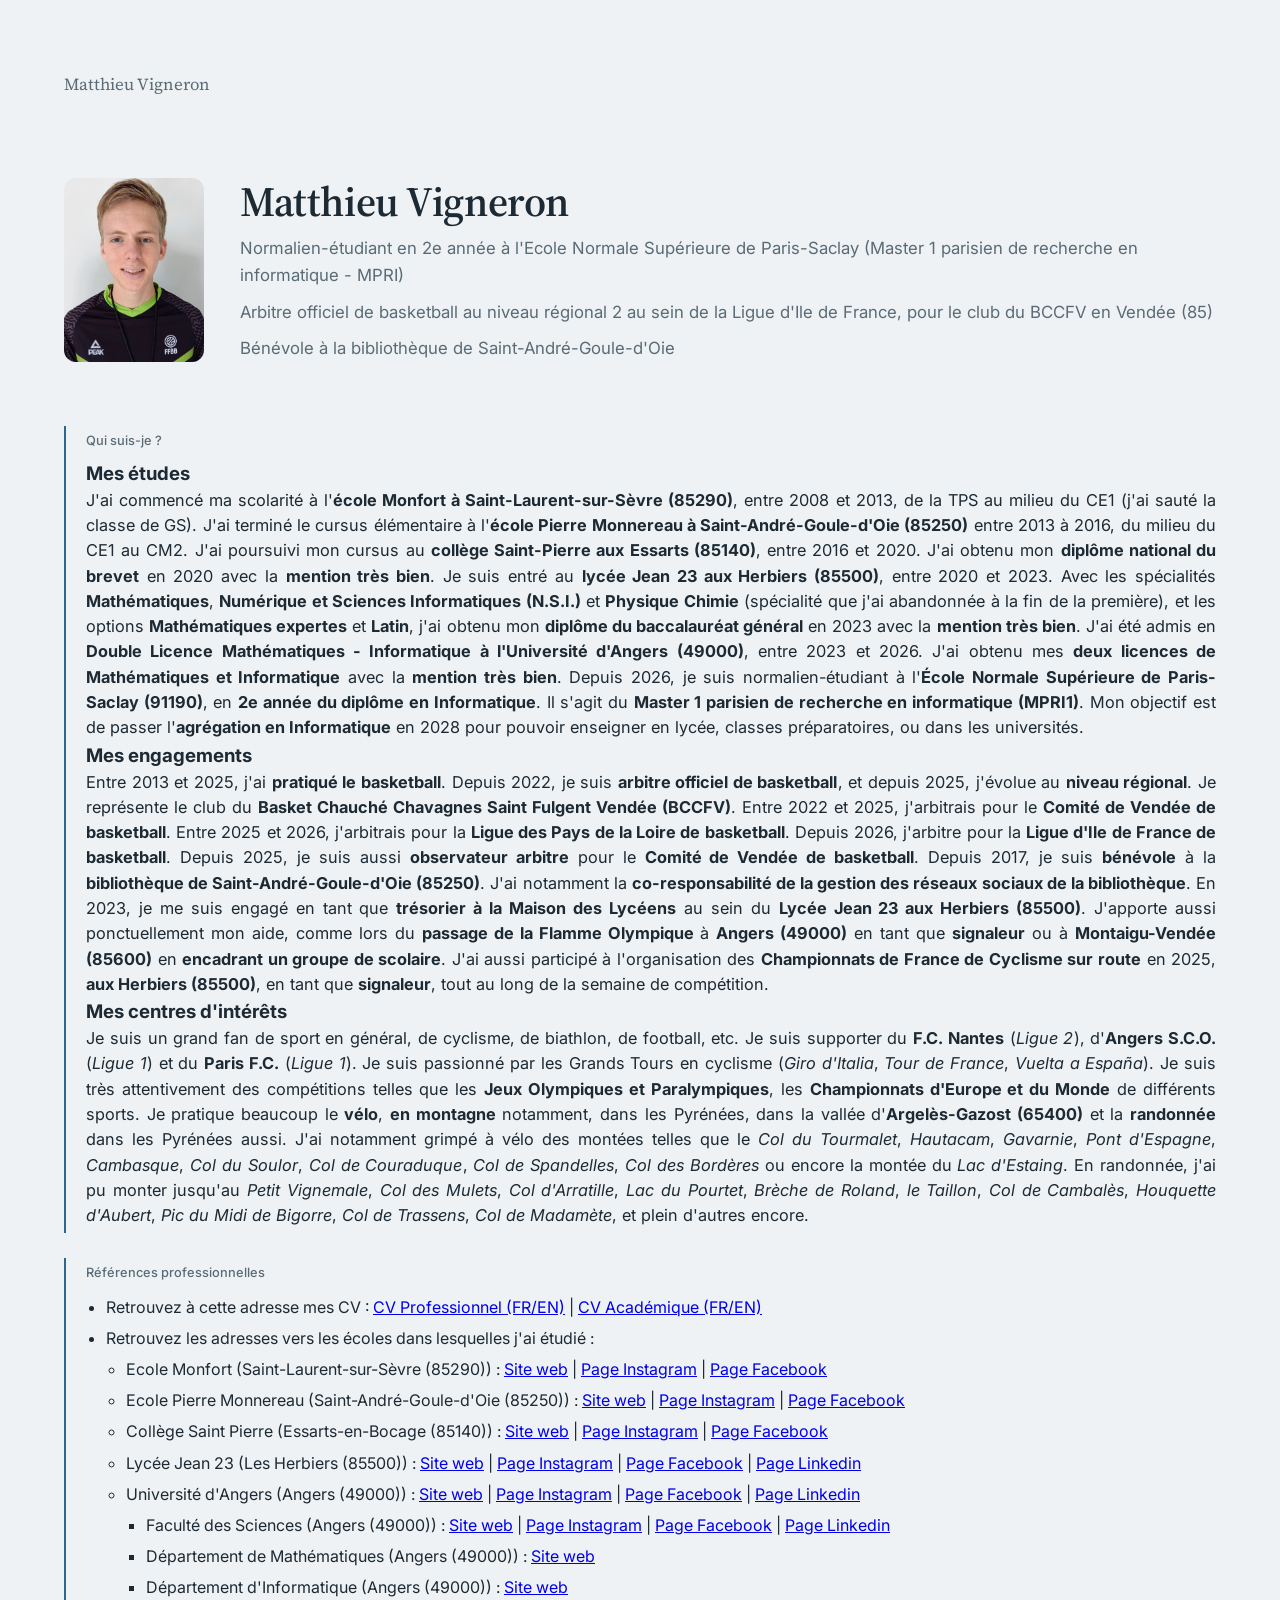
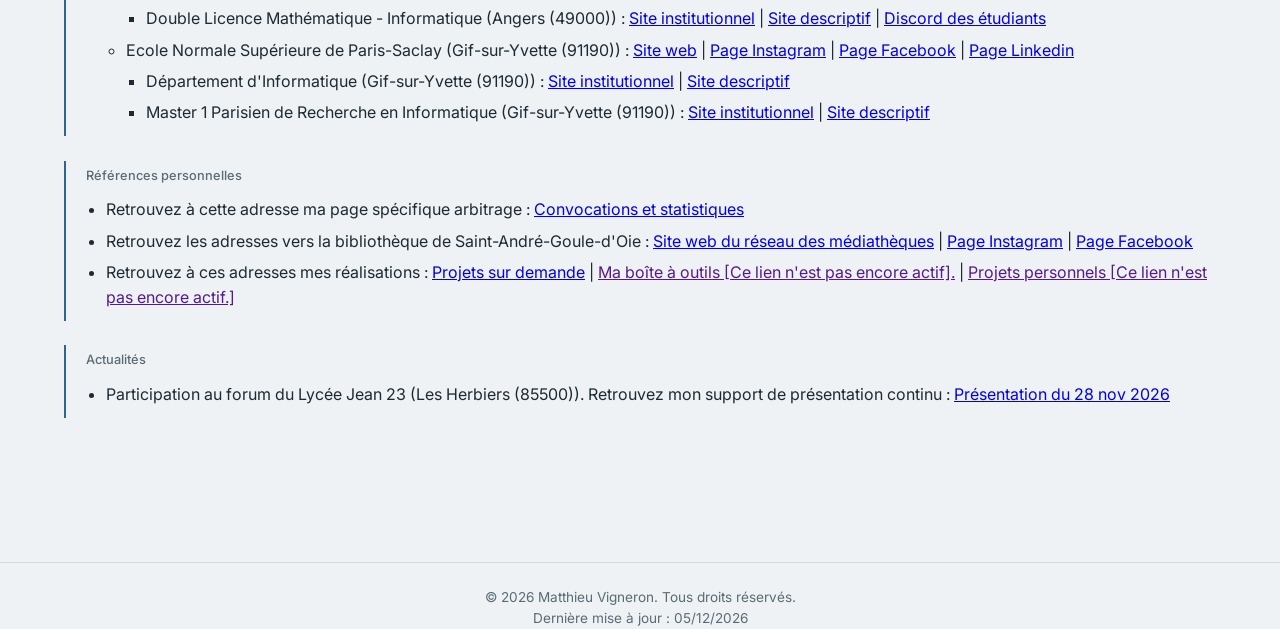
<file: index.html>
<!DOCTYPE html>
<html lang="fr">
<head>
<meta charset="UTF-8">
<meta name="viewport" content="width=device-width, initial-scale=1, viewport-fit=cover">
<title>Matthieu Vigneron</title>
<link rel="preconnect" href="https://fonts.googleapis.com">
<link rel="preconnect" href="https://fonts.gstatic.com" crossorigin>
<link href="https://fonts.googleapis.com/css2?family=Source+Serif+4:opsz,wght@8..60,400;8..60,600&family=Inter:wght@400;500&display=swap" rel="stylesheet">
<link rel="stylesheet" href="style.css">
</head>
<body>
  <div class="wrap">

    <header>
      <span class="mark">Matthieu Vigneron</span>
    </header>

    <section class="hero">
      <div class="avatar">
        <img src='photo_arbitre.png' viewBox='0 0 88 88'%3E%3Crect width='88' height='88' fill='%23CFDAE0'/%3E%3Ccircle cx='44' cy='34' r='16' fill='%239FB7C4'/%3E%3Cpath d='M12 82c4-20 20-30 32-30s28 10 32 30' fill='%239FB7C4'/%3E%3C/svg%3E" alt="Photo de Matthieu Vigneron">
      </div>
      <div>
        <h1>Matthieu Vigneron</h1>
        <p class="role">Normalien-étudiant en 2e année à l'Ecole Normale Supérieure de Paris-Saclay (Master 1 parisien de recherche en informatique - MPRI)</p>
        <p class="role">Arbitre officiel de basketball au niveau régional 2 au sein de la Ligue d'Ile de France, pour le club du BCCFV en Vendée (85)</p>
        <p class="role">Bénévole à la bibliothèque de Saint-André-Goule-d'Oie</p>
      </div>
    </section>

    <div class="focus">
      <h2>Qui suis-je ?</h2>
      <h3>Mes études</h3>
      <p>J'ai commencé ma scolarité à l'<b>école Monfort à Saint-Laurent-sur-Sèvre (85290)</b>, entre 2008 et 2013, de la TPS au milieu du CE1 (j'ai sauté la classe de GS). J'ai terminé le cursus élémentaire à l'<b>école Pierre Monnereau à Saint-André-Goule-d'Oie (85250)</b> entre 2013 à 2016, du milieu du CE1 au CM2. J'ai poursuivi mon cursus au <b>collège Saint-Pierre aux Essarts (85140)</b>, entre 2016 et 2020. J'ai obtenu mon <b>diplôme national du brevet</b> en 2020 avec la <b>mention très bien</b>. Je suis entré au <b>lycée Jean 23 aux Herbiers (85500)</b>, entre 2020 et 2023. Avec les spécialités <b>Mathématiques</b>, <b>Numérique et Sciences Informatiques (N.S.I.)</b> et <b>Physique Chimie</b> (spécialité que j'ai abandonnée à la fin de la première), et les options <b>Mathématiques expertes</b> et <b>Latin</b>, j'ai obtenu mon <b>diplôme du baccalauréat général</b> en 2023 avec la <b>mention très bien</b>. J'ai été admis en <b>Double Licence Mathématiques - Informatique à l'Université d'Angers (49000)</b>, entre 2023 et 2026. J'ai obtenu mes <b>deux licences de Mathématiques et Informatique</b> avec la <b>mention très bien</b>. Depuis 2026, je suis normalien-étudiant à l'<b>École Normale Supérieure de Paris-Saclay (91190)</b>, en <b>2e année du diplôme en Informatique</b>. Il s'agit du <b>Master 1 parisien de recherche en informatique (MPRI1)</b>. Mon objectif est de passer l'<b>agrégation en Informatique</b> en 2028 pour pouvoir enseigner en lycée, classes préparatoires, ou dans les universités.</p>
      <h3>Mes engagements</h3>
      <p>Entre 2013 et 2025, j'ai <b>pratiqué le basketball</b>. Depuis 2022, je suis <b>arbitre officiel de basketball</b>, et depuis 2025, j'évolue au <b>niveau régional</b>. Je représente le club du <b>Basket Chauché Chavagnes Saint Fulgent Vendée (BCCFV)</b>. Entre 2022 et 2025, j'arbitrais pour le <b>Comité de Vendée de basketball</b>. Entre 2025 et 2026, j'arbitrais pour la <b>Ligue des Pays de la Loire de basketball</b>. Depuis 2026, j'arbitre pour la <b>Ligue d'Ile de France de basketball</b>. Depuis 2025, je suis aussi <b>observateur arbitre</b> pour le <b>Comité de Vendée de basketball</b>. Depuis 2017, je suis <b>bénévole</b> à la <b>bibliothèque de Saint-André-Goule-d'Oie (85250)</b>. J'ai notamment la <b>co-responsabilité de la gestion des réseaux sociaux de la bibliothèque</b>. En 2023, je me suis engagé en tant que <b>trésorier à la Maison des Lycéens</b> au sein du <b>Lycée Jean 23 aux Herbiers (85500)</b>. J'apporte aussi ponctuellement mon aide, comme lors du <b>passage de la Flamme Olympique</b> à <b>Angers (49000)</b> en tant que <b>signaleur</b> ou à <b>Montaigu-Vendée (85600)</b> en <b>encadrant un groupe de scolaire</b>. J'ai aussi participé à l'organisation des <b>Championnats de France de Cyclisme sur route</b> en 2025, <b>aux Herbiers (85500)</b>, en tant que <b>signaleur</b>, tout au long de la semaine de compétition.</p>
      <h3>Mes centres d'intérêts</h3>
      <p>Je suis un grand fan de sport en général, de cyclisme, de biathlon, de football, etc. Je suis supporter du <b>F.C. Nantes</b> (<i>Ligue 2</i>), d'<b>Angers S.C.O.</b> (<i>Ligue 1</i>) et du <b>Paris F.C.</b> (<i>Ligue 1</i>). Je suis passionné par les Grands Tours en cyclisme (<i>Giro d'Italia</i>, <i>Tour de France</i>, <i>Vuelta a España</i>). Je suis très attentivement des compétitions telles que les <b>Jeux Olympiques et Paralympiques</b>, les <b>Championnats d'Europe et du Monde</b> de différents sports. Je pratique beaucoup le <b>vélo</b>, <b>en montagne</b> notamment, dans les Pyrénées, dans la vallée d'<b>Argelès-Gazost (65400)</b> et la <b>randonnée</b> dans les Pyrénées aussi. J'ai notamment grimpé à vélo des montées telles que le <i>Col du Tourmalet</i>, <i>Hautacam</i>, <i>Gavarnie</i>, <i>Pont d'Espagne</i>, <i>Cambasque</i>, <i>Col du Soulor</i>, <i>Col de Couraduque</i>, <i>Col de Spandelles</i>, <i>Col des Bordères</i> ou encore la montée du <i>Lac d'Estaing</i>. En randonnée, j'ai pu monter jusqu'au <i>Petit Vignemale</i>, <i>Col des Mulets</i>, <i>Col d'Arratille</i>, <i>Lac du Pourtet</i>, <i>Brèche de Roland</i>, <i>le Taillon</i>, <i>Col de Cambalès</i>, <i>Houquette d'Aubert</i>, <i>Pic du Midi de Bigorre</i>, <i>Col de Trassens</i>, <i>Col de Madamète</i>, et plein d'autres encore.</p>
    </div>
    <br>
    <div class="focus">
      <h2>Références professionnelles</h2>
      <ul>
        <li>Retrouvez à cette adresse mes CV : <a href="./curriculum_vitae/professionnel.html">CV Professionnel (FR/EN)</a> | <a href="./curriculum_vitae/academique.html">CV Académique (FR/EN)</a></li>
        <li>Retrouvez les adresses vers les écoles dans lesquelles j'ai étudié :
          <ul>
            <li>Ecole Monfort (Saint-Laurent-sur-Sèvre (85290)) : <a href="https://www.stlaurentsursevre-montfort.fr">Site web</a> | <a href="https://www.instagram.com/montfortecole">Page Instagram</a> | <a href="https://www.facebook.com/MontfortChange">Page Facebook</a></li>
            <li>Ecole Pierre Monnereau (Saint-André-Goule-d'Oie (85250)) : <a href="https://www.ecolepierremonnereau.fr">Site web</a> | <a href="https://www.instagram.com/ecole.pierre.monnereau.sago">Page Instagram</a> | <a href="https://www.facebook.com/p/Ecole-Pierre-Monnereau-SAGO-61573797916934">Page Facebook</a></li>
            <li>Collège Saint Pierre (Essarts-en-Bocage (85140)) : <a href="https://site.stpierre85.com">Site web</a> | <a href="https://www.instagram.com/collegesaintpierre85">Page Instagram</a> | <a href="https://www.facebook.com/stpierre85140">Page Facebook</a></li>
            <li>Lycée Jean 23 (Les Herbiers (85500)) : <a href="https://jean23-herbiers.com">Site web</a> | <a href="https://www.instagram.com/jean23_herbiers/">Page Instagram</a> | <a href="https://www.facebook.com/p/Lyc%C3%A9e-Jean-XXIII-Les-Herbiers-100057055165906">Page Facebook</a> | <a href="https://www.linkedin.com/company/lyc%C3%A9e-jean-23/home">Page Linkedin</a></li>
            <li>Université d'Angers (Angers (49000)) : <a href="https://www.univ-angers.fr/fr/index.html">Site web</a> | <a href="https://www.instagram.com/UnivAngers">Page Instagram</a> | <a href="https://www.facebook.com/univangers">Page Facebook</a> | <a href="https://www.linkedin.com/school/univangers">Page Linkedin</a>
              <ul>
                <li>Faculté des Sciences (Angers (49000)) : <a href="https://www.univ-angers.fr/fr/acces-directs/facultes-et-instituts/faculte-des-sciences.html">Site web</a> | <a href="https://www.instagram.com/fac.sciencesangers">Page Instagram</a> | <a href="https://www.facebook.com/p/Facult%C3%A9-des-Sciences-Angers-100085139704182">Page Facebook</a> | <a href="https://www.linkedin.com/school/facult%C3%A9-des-sciences">Page Linkedin</a></li>
                <li>Département de Mathématiques (Angers (49000)) : <a href="https://math.univ-angers.fr">Site web</a></li>
                <li>Département d'Informatique (Angers (49000)) : <a href="https://info.univ-angers.fr">Site web</a></li>
                <li>Double Licence Mathématique - Informatique (Angers (49000)) : <a href="https://formations.univ-angers.fr/fr/offre-de-formation/licence-lmd-LILMD/sciences-technologies-sante-STS/double-licence-mathematiques-informatique-LMRSMXM9.html">Site institutionnel</a> | <a href="https://info.univ-angers.fr/offre-de-formation/double-licence-mathematiques-informatique">Site descriptif</a> | <a href="https://discord.gg/fgWP5cyPyY">Discord des étudiants</a></li>
              </ul>
            </li>
            <li>Ecole Normale Supérieure de Paris-Saclay (Gif-sur-Yvette (91190)) : <a href="https://ens-paris-saclay.fr">Site web</a> | <a href="https://www.instagram.com/ensparissaclay">Page Instagram</a> | <a href="https://www.facebook.com/ens.paris.saclay">Page Facebook</a> | <a href="https://www.linkedin.com/school/ens-paris-saclay">Page Linkedin</a>
              <ul>
                <li>Département d'Informatique (Gif-sur-Yvette (91190)) : <a href="https://informatique.ens-paris-saclay.fr">Site institutionnel</a> | <a href="https://lmf.cnrs.fr/deptinfo-ens/">Site descriptif</a></li>
                <li>Master 1 Parisien de Recherche en Informatique (Gif-sur-Yvette (91190)) : <a href="https://informatique.ens-paris-saclay.fr/formations/m1-mpri-lens-paris-saclay">Site institutionnel</a> | <a href="https://lmf.cnrs.fr/deptinfo-ens/M1">Site descriptif</a></li>
              </ul>
            </li>
          </ul>
        </li>
      </ul>
    </div>
    <br>
    <div class="focus">
      <h2>Références personnelles</h2>
      <ul>
        <li>Retrouvez à cette adresse ma page spécifique arbitrage : <a href="./arbitrage/index.html">Convocations et statistiques</a></li>
        <li>Retrouvez les adresses vers la bibliothèque de Saint-André-Goule-d'Oie : <a href="https://mediatheque.paysfulgentessarts.fr/">Site web du réseau des médiathèques</a> | <a href="https://www.instagram.com/bibliothequesago">Page Instagram</a> | <a href="https://www.facebook.com/people/Biblioth%C3%A8que-SAGO/61582833090501/">Page Facebook</a></li>
        <li>Retrouvez à ces adresses mes réalisations : <a href="./projets_sur_demande/index.html">Projets sur demande</a> | <a href="">Ma boîte à outils [Ce lien n'est pas encore actif].</a> | <a href="">Projets personnels [Ce lien n'est pas encore actif.]</a></li>
      </ul>
    </div>
    <br>
    <div class="focus">
      <h2>Actualités</h2>
      <ul>
        <li>Participation au forum du Lycée Jean 23 (Les Herbiers (85500)). Retrouvez mon support de présentation continu : <a href="./forum_jean_23/index.html">Présentation du 28 nov 2026</a></li>
      </ul>
    </div>
  </div>
  <footer>
    <p>&copy; <span id="year"></span> Matthieu Vigneron. Tous droits réservés.</p>
    <p class="fine">Dernière mise à jour : <span id="last-update"></span></p>
  </footer>

  <script>
    document.getElementById('year').textContent = new Date().getFullYear();
    document.getElementById('last-update').textContent = new Date(document.lastModified).toLocaleDateString('fr-FR');
  </script>
</body>
</html>
</file>
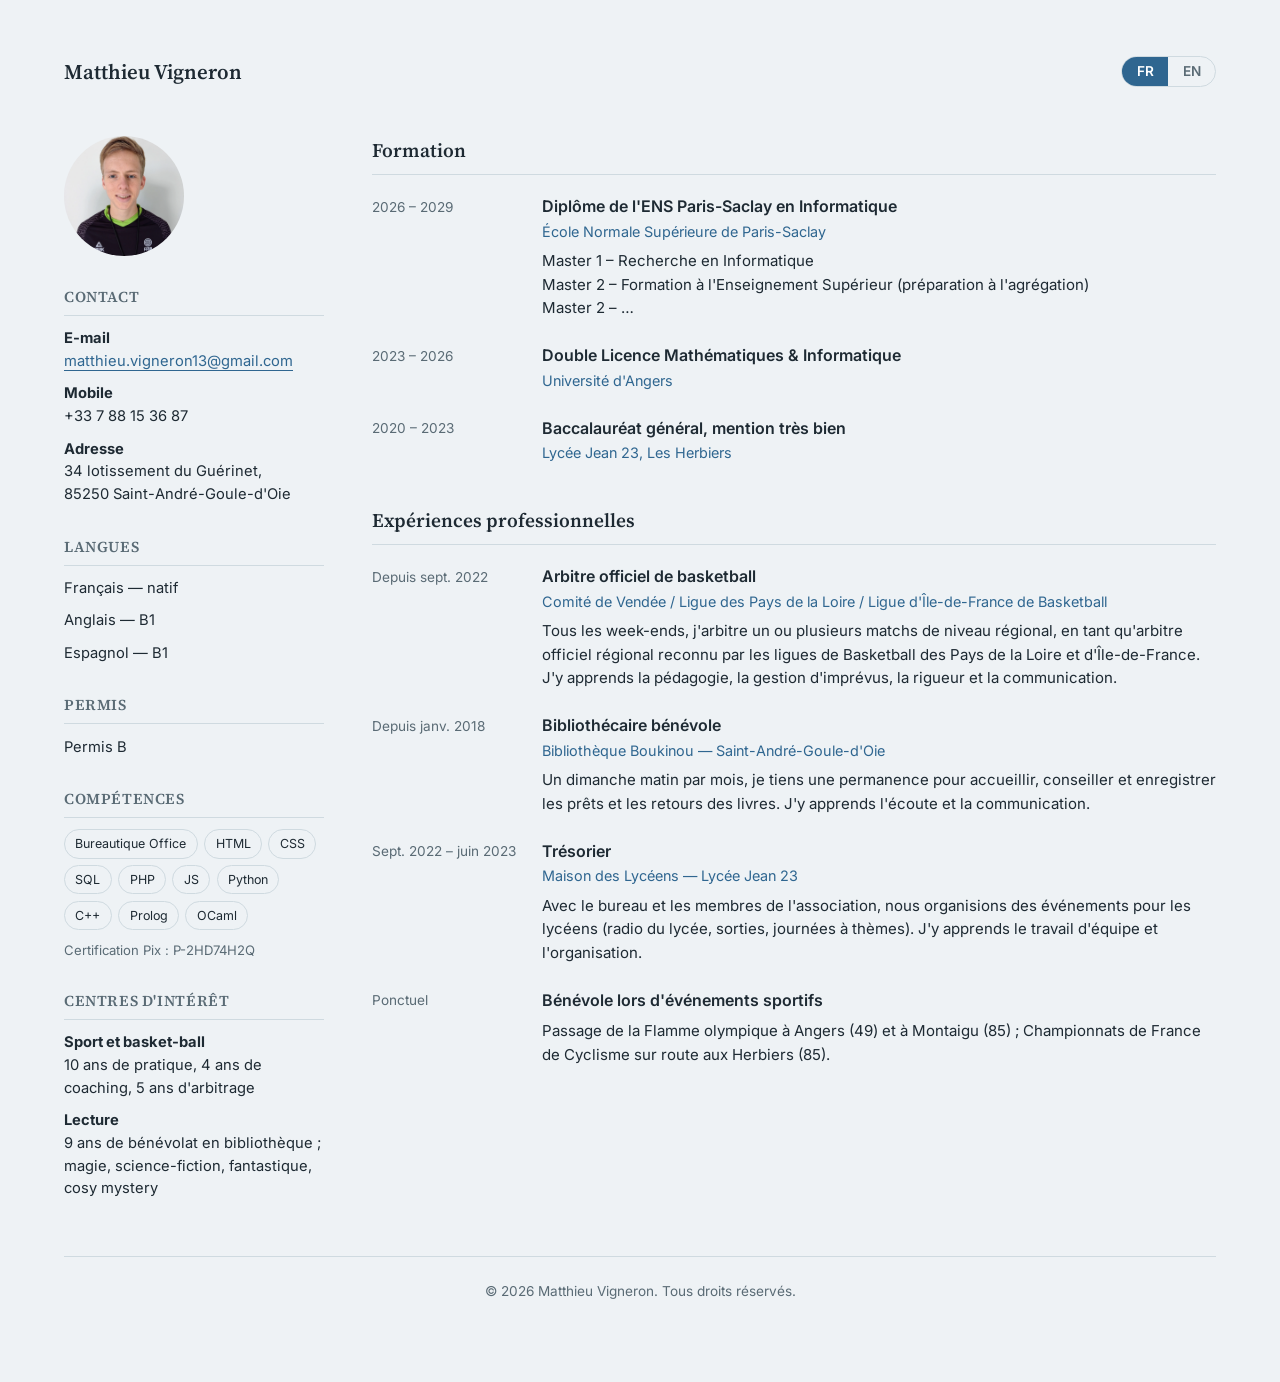
<file: curriculum_vitae/index.html>
<!DOCTYPE html>
<html lang="fr">
<head>
<meta charset="UTF-8">
<meta name="viewport" content="width=device-width, initial-scale=1, viewport-fit=cover">
<title>Matthieu Vigneron — CV</title>
<link rel="preconnect" href="https://fonts.googleapis.com">
<link rel="preconnect" href="https://fonts.gstatic.com" crossorigin>
<link href="https://fonts.googleapis.com/css2?family=Source+Serif+4:opsz,wght@8..60,400;8..60,600&family=Inter:wght@400;500;600&display=swap" rel="stylesheet">
<link rel="stylesheet" href="cv-style.css">
</head>
<body>
  <div class="wrap">
    <header>
      <span class="mark">Matthieu Vigneron</span>
      <div class="lang-switch">
        <button id="btn-fr" onclick="setLang('fr')">FR</button>
        <button id="btn-en" onclick="setLang('en')">EN</button>
      </div>
    </header>
    <div class="cv-grid">
      <aside class="sidebar">
        <div class="avatar">
          <img src="../photo_arbitre.png" viewBox='0 0 88 88'%3E%3Crect width='88' height='88' fill='%23CFDAE0'/%3E%3Ccircle cx='44' cy='34' r='16' fill='%239FB7C4'/%3E%3Cpath d='M12 82c4-20 20-30 32-30s28 10 32 30' fill='%239FB7C4'/%3E%3C/svg%3E" alt="Photo de Matthieu Vigneron">
        </div>
        <div class="side-block">
          <h2><span class="fr">Contact</span><span class="en">Contact</span></h2>
          <p><strong><span class="fr">E-mail</span><span class="en">Email</span></strong><br><a href="mailto:matthieu.vigneron13@gmail.com">matthieu.vigneron13@gmail.com</a></p>
          <p><strong><span class="fr">Mobile</span><span class="en">Phone</span></strong><br>+33 7 88 15 36 87</p>
          <p><strong><span class="fr">Adresse</span><span class="en">Address</span></strong><br>34 lotissement du Guérinet,<br>85250 Saint-André-Goule-d'Oie</p>
        </div>
        <div class="side-block">
          <h2><span class="fr">Langues</span><span class="en">Languages</span></h2>
          <p><span class="fr">Français</span><span class="en">French</span> — <span class="fr">natif</span><span class="en">native</span></p>
          <p><span class="fr">Anglais</span><span class="en">English</span> — B1</p>
          <p><span class="fr">Espagnol</span><span class="en">Spanish</span> — B1</p>
        </div>
        <div class="side-block">
          <h2><span class="fr">Permis</span><span class="en">Driving licence</span></h2>
          <p><span class="fr">Permis B</span><span class="en">Category B</span></p>
        </div>
        <div class="side-block">
          <h2><span class="fr">Compétences</span><span class="en">Skills</span></h2>
          <div class="tags">
            <span class="fr">Bureautique Office</span><span class="en">Office suite</span>
            <span>HTML</span><span>CSS</span><span>SQL</span><span>PHP</span><span>JS</span><span>Python</span><span>C++</span><span>Prolog</span><span>OCaml</span>
          </div>
          <p class="fine"><span class="fr">Certification Pix : P-2HD74H2Q</span><span class="en">Pix certification: P-2HD74H2Q</span></p>
        </div>
        <div class="side-block">
          <h2><span class="fr">Centres d'intérêt</span><span class="en">Interests</span></h2>
          <p><strong><span class="fr">Sport et basket-ball</span><span class="en">Sport & basketball</span></strong><br>
            <span class="fr">10 ans de pratique, 4 ans de coaching, 5 ans d'arbitrage</span>
            <span class="en">10 years playing, 4 years coaching, 5 years refereeing</span></p>
          <p><strong><span class="fr">Lecture</span><span class="en">Reading</span></strong><br>
            <span class="fr">9 ans de bénévolat en bibliothèque ; magie, science-fiction, fantastique, cosy mystery</span>
            <span class="en">9 years volunteering in a library; magic, science-fiction, fantastique, cosy mystery</span></p>
        </div>
      </aside>
      <main class="main-col">
        <section>
          <h2><span class="fr">Formation</span><span class="en">Education</span></h2>
          <div class="entry">
            <div class="when">2026 – 2029</div>
            <div class="what">
              <strong><span class="fr">Diplôme de l'ENS Paris-Saclay en Informatique</span><span class="en">ENS Paris-Saclay Diploma in Computer Science</span></strong>
              <div class="place">École Normale Supérieure de Paris-Saclay</div>
              <p>
                <span class="fr">Master 1 – Recherche en Informatique<br>Master 2 – Formation à l'Enseignement Supérieur (préparation à l'agrégation)<br>Master 2 – …</span>
                <span class="en">Master 1 – Computer Science Research<br>Master 2 – Higher Education Teacher Training (agrégation preparation)<br>Master 2 – …</span>
              </p>
            </div>
          </div>
          <div class="entry">
            <div class="when">2023 – 2026</div>
            <div class="what">
              <strong><span class="fr">Double Licence Mathématiques &amp; Informatique</span><span class="en">Dual Bachelor's — Mathematics &amp; Computer Science</span></strong>
              <div class="place">Université d'Angers</div>
            </div>
          </div>
          <div class="entry">
            <div class="when">2020 – 2023</div>
            <div class="what">
              <strong><span class="fr">Baccalauréat général, mention très bien</span><span class="en">French Baccalaureate, highest honours</span></strong>
              <div class="place">Lycée Jean 23, Les Herbiers</div>
            </div>
          </div>
        </section>
        <section>
          <h2><span class="fr">Expériences professionnelles</span><span class="en">Professional experience</span></h2>
          <div class="entry">
            <div class="when"><span class="fr">Depuis sept. 2022</span><span class="en">Since Sept. 2022</span></div>
            <div class="what">
              <strong><span class="fr">Arbitre officiel de basketball</span><span class="en">Official basketball referee</span></strong>
              <div class="place"><span class="fr">Comité de Vendée / Ligue des Pays de la Loire / Ligue d'Île-de-France de Basketball</span><span class="en">Vendée Comitee / Pays de la Loire League / Île-de-France Basketball League</span></div>
              <p>
                <span class="fr">Tous les week-ends, j'arbitre un ou plusieurs matchs de niveau régional, en tant qu'arbitre officiel régional reconnu par les ligues de Basketball des Pays de la Loire et d'Île-de-France. J'y apprends la pédagogie, la gestion d'imprévus, la rigueur et la communication.</span>
                <span class="en">Every weekend, I referee one or more regional-level matches as an official referee recognised by the Pays de la Loire and Île-de-France Basketball Leagues. I develop teaching skills, adaptability, rigour and communication.</span>
              </p>
            </div>
          </div>
          <div class="entry">
            <div class="when"><span class="fr">Depuis janv. 2018</span><span class="en">Since Jan. 2018</span></div>
            <div class="what">
              <strong><span class="fr">Bibliothécaire bénévole</span><span class="en">Volunteer librarian</span></strong>
              <div class="place">Bibliothèque Boukinou — Saint-André-Goule-d'Oie</div>
              <p>
                <span class="fr">Un dimanche matin par mois, je tiens une permanence pour accueillir, conseiller et enregistrer les prêts et les retours des livres. J'y apprends l'écoute et la communication.</span>
                <span class="en">One Sunday morning a month, I run the front desk: welcoming visitors, giving recommendations and handling loans and returns. I develop listening and communication skills.</span>
              </p>
            </div>
          </div>
          <div class="entry">
            <div class="when"><span class="fr">Sept. 2022 – juin 2023</span><span class="en">Sept. 2022 – June 2023</span></div>
            <div class="what">
              <strong><span class="fr">Trésorier</span><span class="en">Treasurer</span></strong>
              <div class="place">Maison des Lycéens — Lycée Jean 23</div>
              <p>
                <span class="fr">Avec le bureau et les membres de l'association, nous organisions des événements pour les lycéens (radio du lycée, sorties, journées à thèmes). J'y apprends le travail d'équipe et l'organisation.</span>
                <span class="en">With the board and association members, we organised events for students (school radio, outings, themed days). I develop teamwork and organisational skills.</span>
              </p>
            </div>
          </div>
          <div class="entry">
            <div class="when"><span class="fr">Ponctuel</span><span class="en">Occasional</span></div>
            <div class="what">
              <strong><span class="fr">Bénévole lors d'événements sportifs</span><span class="en">Volunteer at sporting events</span></strong>
              <p>
                <span class="fr">Passage de la Flamme olympique à Angers (49) et à Montaigu (85) ; Championnats de France de Cyclisme sur route aux Herbiers (85).</span>
                <span class="en">Olympic Torch relay in Angers (49) and Montaigu (85); French Road Cycling Championships in Les Herbiers (85).</span>
              </p>
            </div>
          </div>
        </section>
      </main>
    </div>
    <footer>
      <p>&copy; <span id="year"></span> Matthieu Vigneron. <span class="fr">Tous droits réservés.</span><span class="en">All rights reserved.</span></p>
    </footer>
  </div>
  <script>
    document.getElementById('year').textContent = new Date().getFullYear();
    function setLang(lang){
      document.querySelectorAll('.fr').forEach(function(el){ el.style.display = lang === 'fr' ? '' : 'none'; });
      document.querySelectorAll('.en').forEach(function(el){ el.style.display = lang === 'en' ? '' : 'none'; });
      document.getElementById('btn-fr').classList.toggle('active', lang === 'fr');
      document.getElementById('btn-en').classList.toggle('active', lang === 'en');
      document.documentElement.lang = lang;
    }
    setLang('fr');
  </script>
</body>
</html>
</file>
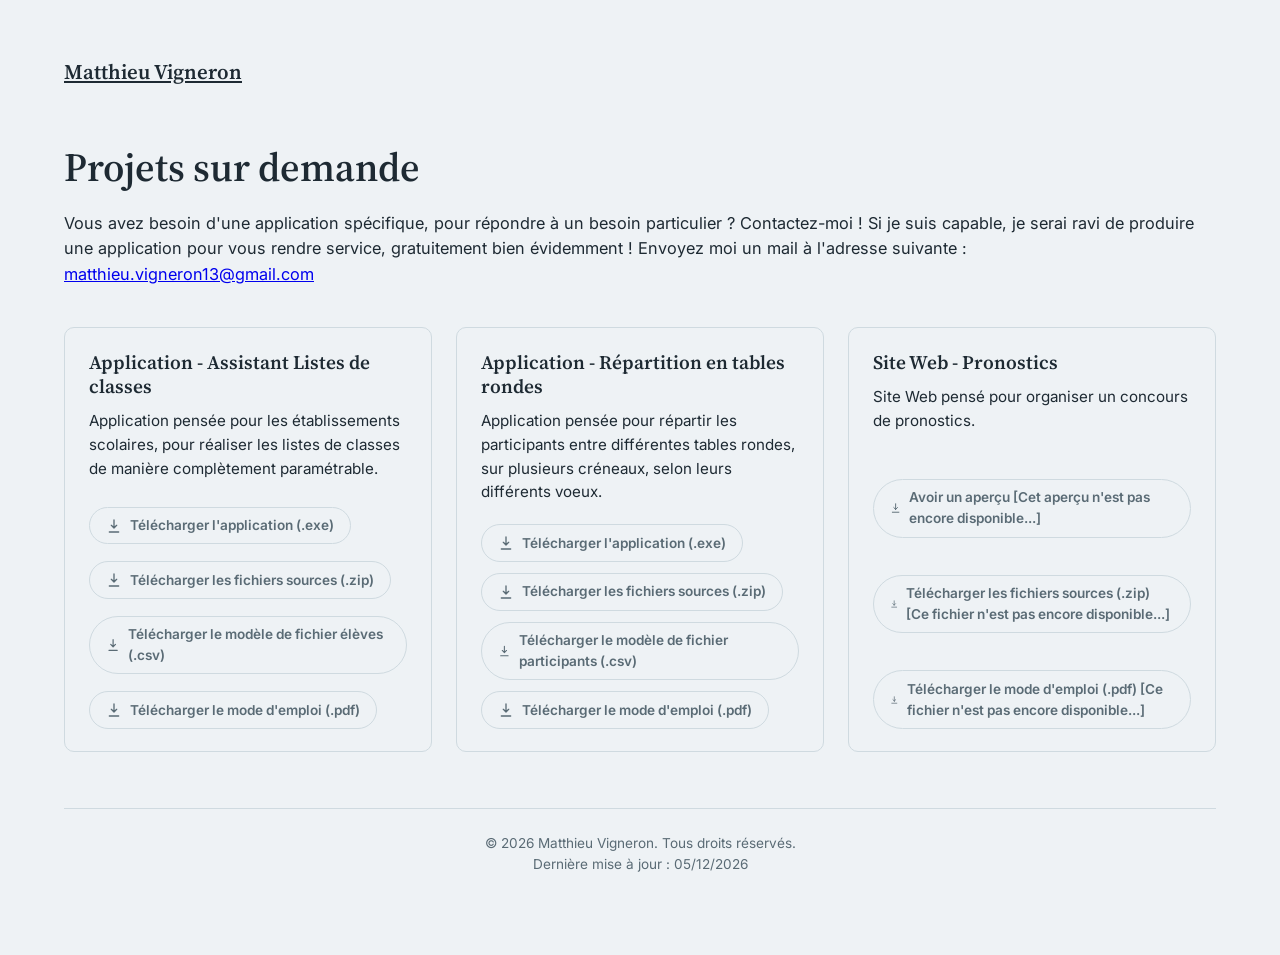
<file: projets_sur_demande/index.html>
<!DOCTYPE html>
<html lang="fr">
<head>
<meta charset="UTF-8">
<meta name="viewport" content="width=device-width, initial-scale=1, viewport-fit=cover">
<title>Matthieu Vigneron — Projets sur demande</title>
<link rel="preconnect" href="https://fonts.googleapis.com">
<link rel="preconnect" href="https://fonts.gstatic.com" crossorigin>
<link href="https://fonts.googleapis.com/css2?family=Source+Serif+4:opsz,wght@8..60,400;8..60,600&family=Inter:wght@400;500;600&display=swap" rel="stylesheet">
<link rel="stylesheet" href="psd-style.css">
</head>
<body>
  <div class="wrap">
    <header>
      <a class="mark" href="./../">Matthieu Vigneron</a>
    </header>
    <section class="intro">
      <h1>Projets sur demande</h1>
      <p>Vous avez besoin d'une application spécifique, pour répondre à un besoin particulier ? Contactez-moi ! Si je suis capable, je serai ravi de produire une application pour vous rendre service, gratuitement bien évidemment ! Envoyez moi un mail à l'adresse suivante : <a href="mailto:matthieu.vigneron13@gmail.com">matthieu.vigneron13@gmail.com</a></p>
    </section>
    <section class="projects">
      <article class="project">
        <h2>Application - Assistant Listes de classes</h2>
        <p>Application pensée pour les établissements scolaires, pour réaliser les listes de classes de manière complètement paramétrable.</p>
        <a class="download" href="./assistant_listes_classes.exe" download>
          <svg viewBox="0 0 24 24" width="16" height="16" fill="none" stroke="currentColor" stroke-width="2" stroke-linecap="round" stroke-linejoin="round" aria-hidden="true"><path d="M12 3v12m0 0l-4-4m4 4l4-4M5 21h14"/></svg>
          Télécharger l'application (.exe)
        </a>
        <a class="download" href="./assistant_listes_classes.zip" download>
          <svg viewBox="0 0 24 24" width="16" height="16" fill="none" stroke="currentColor" stroke-width="2" stroke-linecap="round" stroke-linejoin="round" aria-hidden="true"><path d="M12 3v12m0 0l-4-4m4 4l4-4M5 21h14"/></svg>
          Télécharger les fichiers sources (.zip)
        </a>
        <a class="download" href="./assistant_listes_classes.csv" download>
          <svg viewBox="0 0 24 24" width="16" height="16" fill="none" stroke="currentColor" stroke-width="2" stroke-linecap="round" stroke-linejoin="round" aria-hidden="true"><path d="M12 3v12m0 0l-4-4m4 4l4-4M5 21h14"/></svg>
          Télécharger le modèle de fichier élèves (.csv)
        </a>
        <a class="download" href="./assistant_listes_classes.pdf" download>
          <svg viewBox="0 0 24 24" width="16" height="16" fill="none" stroke="currentColor" stroke-width="2" stroke-linecap="round" stroke-linejoin="round" aria-hidden="true"><path d="M12 3v12m0 0l-4-4m4 4l4-4M5 21h14"/></svg>
          Télécharger le mode d'emploi (.pdf)
        </a>
      </article>

      <article class="project">
        <h2>Application - Répartition en tables rondes</h2>
        <p>Application pensée pour répartir les participants entre différentes tables rondes, sur plusieurs créneaux, selon leurs différents voeux.</p>
        <a class="download" href="./repartition_tables_rondes.exe" download>
          <svg viewBox="0 0 24 24" width="16" height="16" fill="none" stroke="currentColor" stroke-width="2" stroke-linecap="round" stroke-linejoin="round" aria-hidden="true"><path d="M12 3v12m0 0l-4-4m4 4l4-4M5 21h14"/></svg>
          Télécharger l'application (.exe)
        </a>
        <a class="download" href="./repartition_tables_rondes.zip" download>
          <svg viewBox="0 0 24 24" width="16" height="16" fill="none" stroke="currentColor" stroke-width="2" stroke-linecap="round" stroke-linejoin="round" aria-hidden="true"><path d="M12 3v12m0 0l-4-4m4 4l4-4M5 21h14"/></svg>
          Télécharger les fichiers sources (.zip)
        </a>
        <a class="download" href="./repartition_tables_rondes.csv" download>
          <svg viewBox="0 0 24 24" width="16" height="16" fill="none" stroke="currentColor" stroke-width="2" stroke-linecap="round" stroke-linejoin="round" aria-hidden="true"><path d="M12 3v12m0 0l-4-4m4 4l4-4M5 21h14"/></svg>
          Télécharger le modèle de fichier participants (.csv)
        </a>
        <a class="download" href="./repartition_tables_rondes.pdf" download>
          <svg viewBox="0 0 24 24" width="16" height="16" fill="none" stroke="currentColor" stroke-width="2" stroke-linecap="round" stroke-linejoin="round" aria-hidden="true"><path d="M12 3v12m0 0l-4-4m4 4l4-4M5 21h14"/></svg>
          Télécharger le mode d'emploi (.pdf)
        </a>
      </article>

      <article class="project">
        <h2>Site Web - Pronostics</h2>
        <p>Site Web pensé pour organiser un concours de pronostics.</p>
        <a class="download" href="./site_web_pronostics/index.html">
          <svg viewBox="0 0 24 24" width="16" height="16" fill="none" stroke="currentColor" stroke-width="2" stroke-linecap="round" stroke-linejoin="round" aria-hidden="true"><path d="M12 3v12m0 0l-4-4m4 4l4-4M5 21h14"/></svg>
          Avoir un aperçu [Cet aperçu n'est pas encore disponible...]
        </a>
        <a class="download" href="./site_web_pronostics.zip" download>
          <svg viewBox="0 0 24 24" width="16" height="16" fill="none" stroke="currentColor" stroke-width="2" stroke-linecap="round" stroke-linejoin="round" aria-hidden="true"><path d="M12 3v12m0 0l-4-4m4 4l4-4M5 21h14"/></svg>
          Télécharger les fichiers sources (.zip) [Ce fichier n'est pas encore disponible...]
        </a>
        <a class="download" href="./site_web_pronostics.pdf" download>
          <svg viewBox="0 0 24 24" width="16" height="16" fill="none" stroke="currentColor" stroke-width="2" stroke-linecap="round" stroke-linejoin="round" aria-hidden="true"><path d="M12 3v12m0 0l-4-4m4 4l4-4M5 21h14"/></svg>
          Télécharger le mode d'emploi (.pdf) [Ce fichier n'est pas encore disponible...]
        </a>
      </article>

    </section>

    <footer>
      <p>&copy; <span id="year"></span> Matthieu Vigneron. Tous droits réservés.</p>
      <p class="fine">Dernière mise à jour : <span id="last-update"></span></p>
    </footer>

  </div>

  <script>
    document.getElementById('year').textContent = new Date().getFullYear();
    document.getElementById('last-update').textContent = new Date(document.lastModified).toLocaleDateString('fr-FR');
  </script>
</body>
</html>
</file>
<file: style.css>
:root{
  --bg:#EEF2F5;
  --ink:#1E2A33;
  --ink-soft:#5A6B75;
  --accent:#2F6690;
  --sage:#6C93A6;
  --line:#CFDAE0;
  box-sizing:border-box;
  padding-top:env(safe-area-inset-top,0px);
  padding-bottom:env(safe-area-inset-bottom,0px);
}
@media (prefers-color-scheme: dark){
  :root:not([data-theme="light"]){
    --bg:#161C21; --ink:#E7EDF0; --ink-soft:#95A6AF; --accent:#7FB3D5; --sage:#5C7E8F; --line:#2B343B;
  }
}
:root[data-theme="dark"]{
  --bg:#161C21; --ink:#E7EDF0; --ink-soft:#95A6AF; --accent:#7FB3D5; --sage:#5C7E8F; --line:#2B343B;
}
html{scroll-padding-top:env(safe-area-inset-top,0px);}
*{margin:0;padding:0;box-sizing:border-box;}
body{
  background:var(--bg);
  color:var(--ink);
  font-family:'Inter',system-ui,sans-serif;
  line-height:1.55;
  -webkit-font-smoothing:antialiased;
}
.wrap{width:90%;margin:0 auto;padding:4.5rem 0 5rem;}

/* header */
header{margin-bottom:5rem;}
.mark{font-family:'Source Serif 4',serif;font-size:1.05rem;color:var(--ink-soft);}

/* hero */
.hero{display:grid;grid-template-columns:auto 1fr;gap:2.25rem;align-items:stretch;margin-bottom:4rem;}
.avatar{
  width:140px;
  height:100%;
  border-radius:12px;
  overflow:hidden;
  flex-shrink:0;
  background:var(--line);
}
.avatar img{width:100%;height:100%;object-fit:cover;display:block;}
.hero h1{
  font-family:'Source Serif 4',serif;font-weight:600;
  font-size:clamp(1.9rem,4.5vw,2.6rem);
  line-height:1.15;letter-spacing:-0.01em;
}
.hero .role{color:var(--ink-soft);margin-top:0.6rem;font-size:1.05rem;line-height:1.6;}

/* now / focus */
.focus{
  border-left:2px solid var(--accent);
  padding:0.3rem 0 0.3rem 1.25rem;
}
.focus h2{font-size:0.8rem;color:var(--ink-soft);font-weight:500;margin-bottom:0.5rem;}
.focus p{font-size:1.02rem;text-align:justify;}
.focus ul{
  margin:0.75rem 0 0;
  padding-left:1.25rem;
  list-style:disc;
}
.focus ul ul{
  margin-top:0.4rem;
  padding-left:1.25rem;
  list-style:circle;
}
.focus ul ul ul{
  list-style:square;
}
.focus li{
  margin-bottom:0.4rem;
}

@media (max-width:520px){
  .hero{grid-template-columns:1fr;text-align:left;}
  header{margin-bottom:3.5rem;}
}
:focus-visible{outline:2px solid var(--accent);outline-offset:2px;}

footer{
  margin-top:4rem;
  padding-top:1.5rem;
  border-top:1px solid var(--line);
  font-size:0.85rem;
  color:var(--ink-soft);
  text-align:center;
}
</file>
<file: curriculum_vitae/cv-style.css>
:root{
  --bg:#EEF2F5; --ink:#1E2A33; --ink-soft:#5A6B75;
  --accent:#2F6690; --sage:#6C93A6; --line:#CFDAE0;
  box-sizing:border-box;
  padding-top:env(safe-area-inset-top,0px);
  padding-bottom:env(safe-area-inset-bottom,0px);
}
@media (prefers-color-scheme: dark){
  :root:not([data-theme="light"]){
    --bg:#161C21; --ink:#E7EDF0; --ink-soft:#95A6AF; --accent:#7FB3D5; --sage:#5C7E8F; --line:#2B343B;
  }
}
:root[data-theme="dark"]{
  --bg:#161C21; --ink:#E7EDF0; --ink-soft:#95A6AF; --accent:#7FB3D5; --sage:#5C7E8F; --line:#2B343B;
}
html{scroll-padding-top:env(safe-area-inset-top,0px);}
*{margin:0;padding:0;box-sizing:border-box;}
ul, ol{padding-left:1.25rem;margin:0.5rem 0;}
li{margin-bottom:0.3rem;}
body{background:var(--bg);color:var(--ink);font-family:'Inter',system-ui,sans-serif;line-height:1.55;-webkit-font-smoothing:antialiased;}
.wrap{width:90%;margin:0 auto;padding:3.5rem 0 5rem;}

header{display:flex;justify-content:space-between;align-items:flex-start;margin-bottom:3rem;gap:1rem;flex-wrap:wrap;}
.mark{font-family:'Source Serif 4',serif;font-size:1.3rem;font-weight:600;color:var(--ink);}
.header-actions{display:flex;gap:0.6rem;align-items:center;flex-wrap:wrap;}

.lang-switch{display:flex;border:1px solid var(--line);border-radius:999px;overflow:hidden;flex-shrink:0;}
.lang-switch button{
  border:none;background:transparent;color:var(--ink-soft);
  font-family:'Inter',sans-serif;font-size:0.85rem;font-weight:600;
  padding:0.4rem 0.9rem;cursor:pointer;
}
.lang-switch button.active{background:var(--accent);color:#fff;}

.pdf-btn{
  border:1px solid var(--line);border-radius:999px;background:transparent;
  color:var(--ink-soft);font-family:'Inter',sans-serif;font-size:0.85rem;font-weight:600;
  padding:0.4rem 0.9rem;cursor:pointer;flex-shrink:0;
}
.pdf-btn:hover{border-color:var(--accent);color:var(--accent);}
.pdf-hide{display:none !important;}

.cv-grid{display:grid;grid-template-columns:260px 1fr;gap:3rem;align-items:start;}

/* sidebar */
.sidebar{display:flex;flex-direction:column;gap:1.8rem;}
.avatar{width:120px;height:120px;border-radius:50%;overflow:hidden;background:var(--line);}
.avatar img{width:100%;height:100%;object-fit:cover;display:block;}
.side-block h2{
  font-family:'Source Serif 4',serif;font-size:0.95rem;font-weight:600;
  color:var(--ink-soft);text-transform:uppercase;letter-spacing:0.04em;
  border-bottom:1px solid var(--line);padding-bottom:0.4rem;margin-bottom:0.7rem;
}
.side-block p{font-size:0.92rem;margin-bottom:0.6rem;}
.side-block p:last-child{margin-bottom:0;}
.side-block a{color:var(--accent);text-decoration:none;border-bottom:1px solid var(--accent);}
.side-block .fine{color:var(--ink-soft);font-size:0.82rem;}
.tags{display:flex;flex-wrap:wrap;gap:0.4rem;margin-bottom:0.6rem;}
.tags span{
  border:1px solid var(--line);border-radius:999px;
  padding:0.25rem 0.65rem;font-size:0.78rem;color:var(--ink);
}

/* main content */
.main-col section{margin-bottom:2.6rem;}
.main-col section:last-child{margin-bottom:0;}
.main-col h2{
  font-family:'Source Serif 4',serif;font-size:1.2rem;font-weight:600;
  border-bottom:1px solid var(--line);padding-bottom:0.5rem;margin-bottom:1.2rem;
}

.entry{display:grid;grid-template-columns:150px 1fr;gap:1.25rem;margin-bottom:1.5rem;}
.entry:last-child{margin-bottom:0;}
.entry .when{color:var(--ink-soft);font-size:0.85rem;padding-top:0.15rem;}
.entry .what strong{font-weight:600;font-size:1rem;}
.entry .what .place{color:var(--accent);font-size:0.9rem;margin-top:0.1rem;}
.entry .what p{margin-top:0.4rem;font-size:0.94rem;color:var(--ink);}

footer{margin-top:3.5rem;padding-top:1.5rem;border-top:1px solid var(--line);font-size:0.85rem;color:var(--ink-soft);text-align:center;}

@media (max-width:760px){
  .cv-grid{grid-template-columns:1fr;}
  .entry{grid-template-columns:1fr;gap:0.3rem;}
}
:focus-visible{outline:2px solid var(--accent);outline-offset:2px;}

ul ul ul{
  column-count:2;
  column-gap:1.5rem;
}
ul ul ul li{
  break-inside:avoid;
}

@media (max-width:560px){
  ul ul ul{column-count:1;}
}
</file>
<file: projets_sur_demande/psd-style.css>
:root{
  --bg:#EEF2F5; --ink:#1E2A33; --ink-soft:#5A6B75;
  --accent:#2F6690; --sage:#6C93A6; --line:#CFDAE0;
  box-sizing:border-box;
  padding-top:env(safe-area-inset-top,0px);
  padding-bottom:env(safe-area-inset-bottom,0px);
}
@media (prefers-color-scheme: dark){
  :root:not([data-theme="light"]){
    --bg:#161C21; --ink:#E7EDF0; --ink-soft:#95A6AF; --accent:#7FB3D5; --sage:#5C7E8F; --line:#2B343B;
  }
}
:root[data-theme="dark"]{
  --bg:#161C21; --ink:#E7EDF0; --ink-soft:#95A6AF; --accent:#7FB3D5; --sage:#5C7E8F; --line:#2B343B;
}
html{scroll-padding-top:env(safe-area-inset-top,0px);}
*{margin:0;padding:0;box-sizing:border-box;}
body{background:var(--bg);color:var(--ink);font-family:'Inter',system-ui,sans-serif;line-height:1.55;-webkit-font-smoothing:antialiased;}
.wrap{width:90%;margin:0 auto;padding:3.5rem 0 5rem;}

header{margin-bottom:3rem;}
.mark{font-family:'Source Serif 4',serif;font-size:1.3rem;font-weight:600;color:var(--ink);}

.intro{margin-bottom:2.5rem;}
.intro h1{font-family:'Source Serif 4',serif;font-weight:600;font-size:clamp(1.9rem,4.5vw,2.5rem);margin-bottom:0.8rem;}
.intro p{font-size:1.02rem;color:var(--ink);}

/* grille de projets : autant de colonnes que la largeur le permet */
.projects{display:grid;grid-template-columns:repeat(3,1fr);gap:1.5rem;}
@media (max-width:1000px){ .projects{grid-template-columns:repeat(2,1fr);} }
@media (max-width:650px){ .projects{grid-template-columns:1fr;} }

.project{
  display:flex;flex-direction:column;gap:0.7rem;
  border:1px solid var(--line);border-radius:10px;padding:1.4rem 1.5rem;
  transition:border-color .15s;
}
.project:hover{border-color:var(--accent);}
.project h2{font-family:'Source Serif 4',serif;font-size:1.2rem;font-weight:600;line-height:1.25;}
.project p{font-size:0.95rem;color:var(--ink);}

/* bouton de téléchargement : même style que les boutons FR/EN / PDF des CV */
.download{
  margin-top:auto;align-self:flex-start;
  display:inline-flex;align-items:center;gap:0.5rem;
  border:1px solid var(--line);border-radius:999px;
  color:var(--ink-soft);text-decoration:none;
  font-size:0.85rem;font-weight:600;padding:0.45rem 1rem;
  transition:border-color .15s,color .15s;
}
.download:hover{border-color:var(--accent);color:var(--accent);}
.project p{margin-bottom:0.6rem;}

footer{margin-top:3.5rem;padding-top:1.5rem;border-top:1px solid var(--line);font-size:0.85rem;color:var(--ink-soft);text-align:center;}

:focus-visible{outline:2px solid var(--accent);outline-offset:2px;}
</file>
